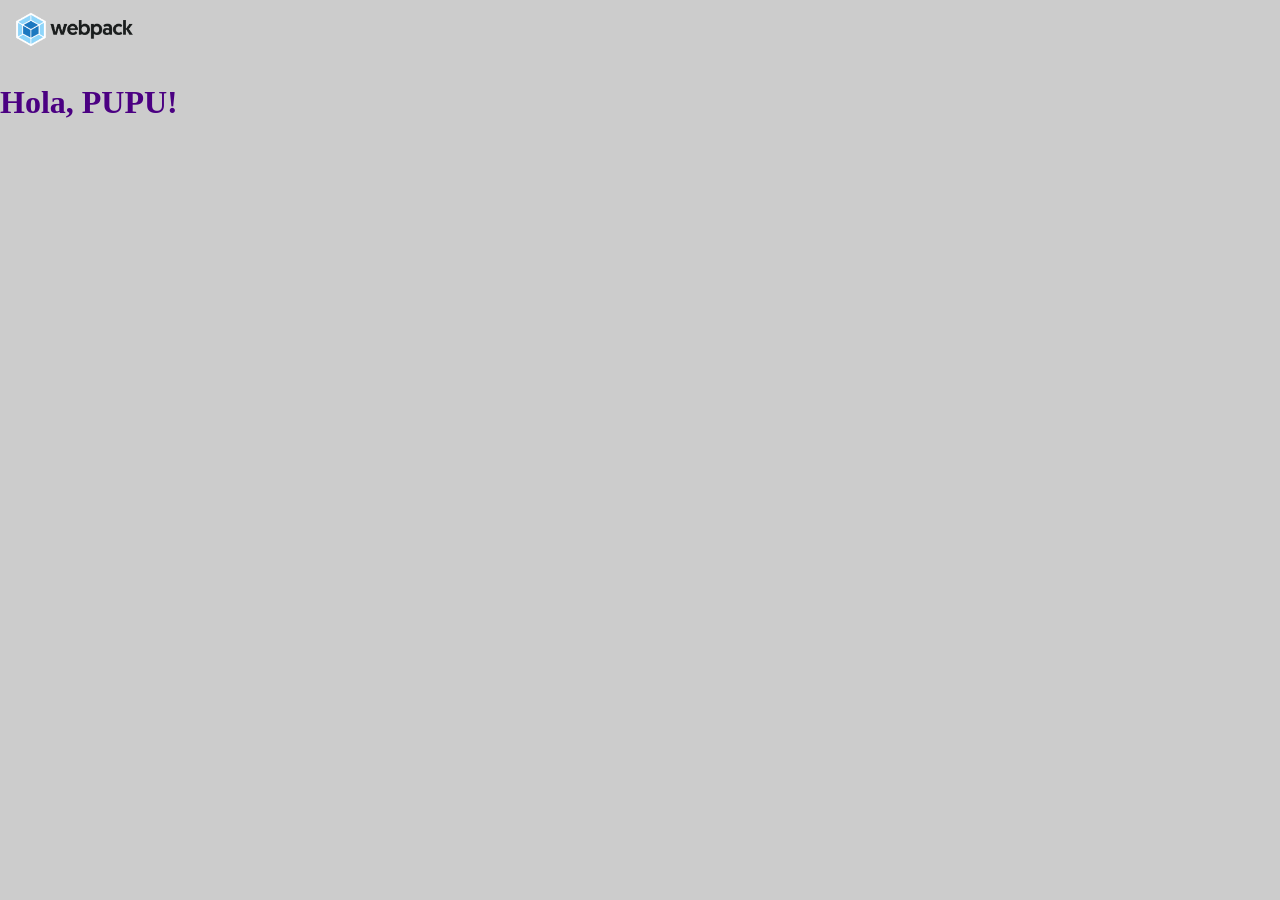
<file: docs/index.html>
<!doctype html><html lang="en" dir="ltr"><head><meta charset="utf-8"><meta name="viewport" content="width=device-width,initial-scale=1"><title>Webpack</title><script defer="defer" src="main.0dd4533d465adb73c09f.js"></script><link href="main.572add413f4f36664ad1.css" rel="stylesheet"></head><body><img src="assets/img/webpack-logo.png" alt="logo webpack"></body></html>
</file>
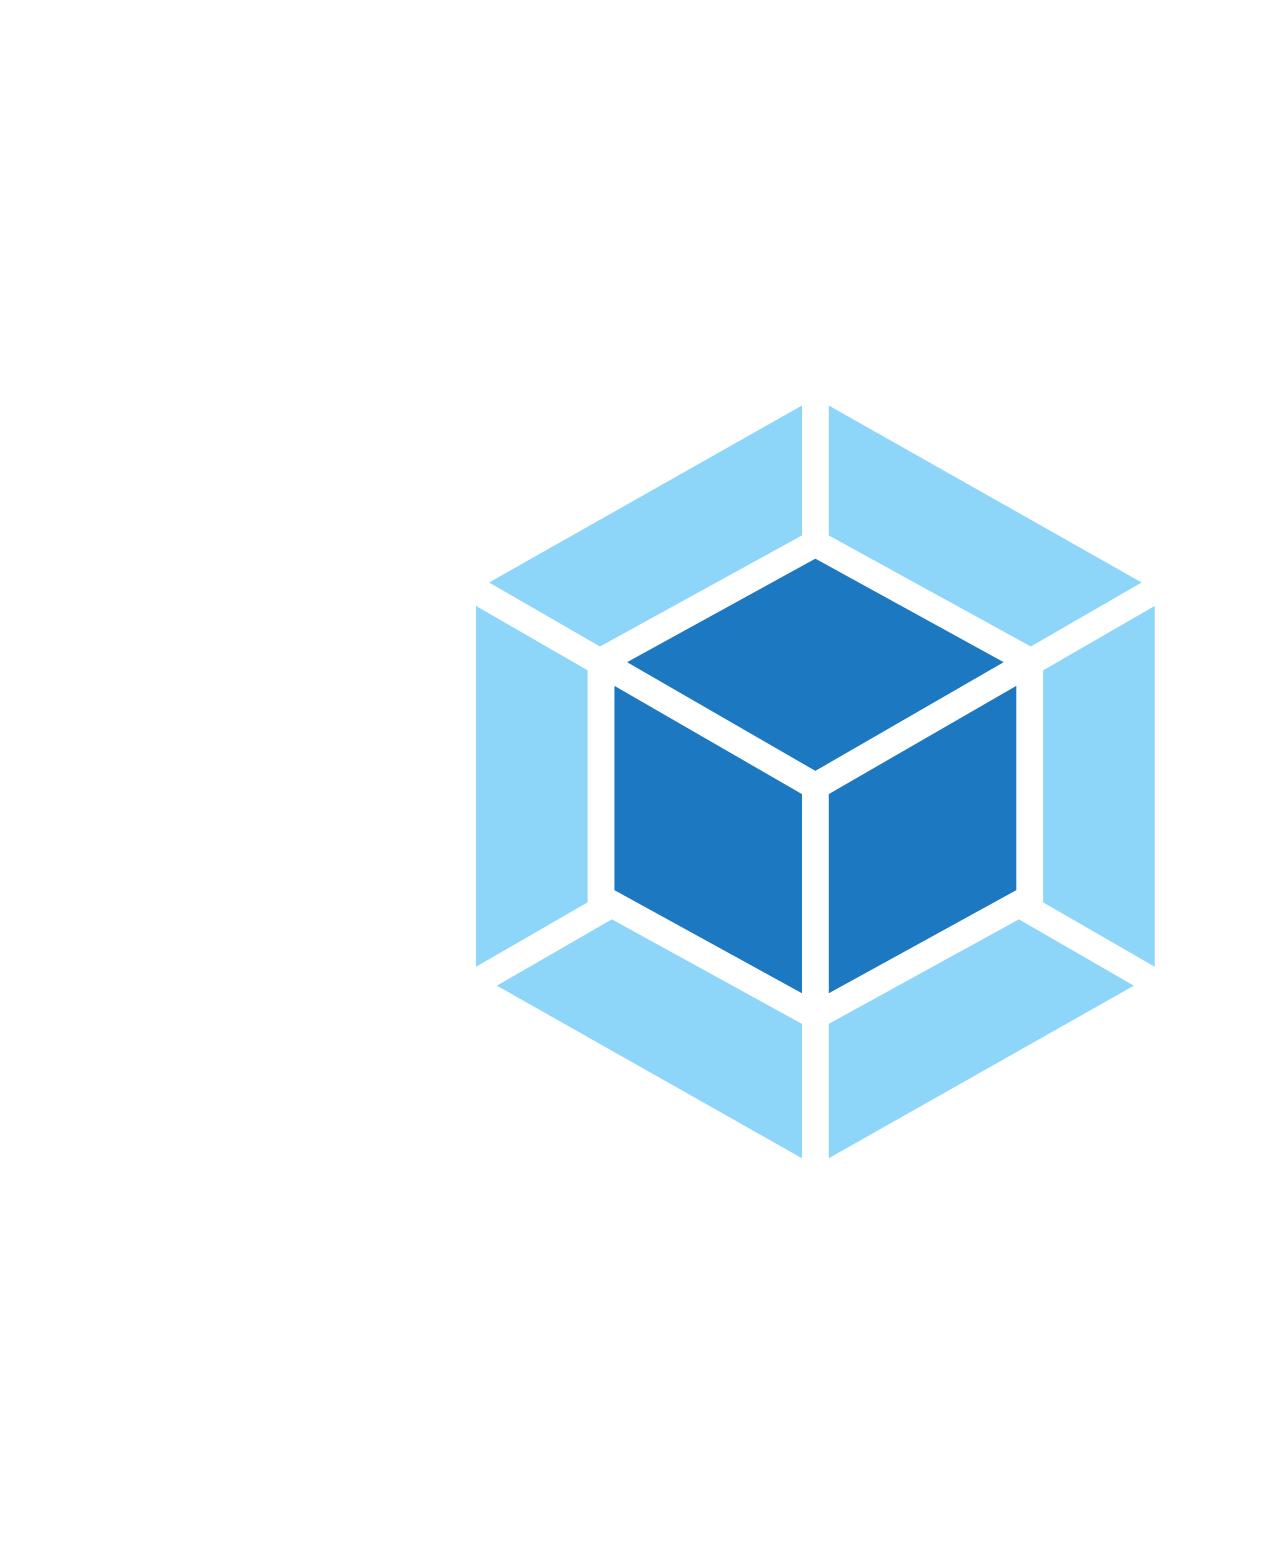
<file: src/index.html>
<!DOCTYPE html>
<html lang="en" dir="ltr">
  <head>
    <meta charset="utf-8">
      <meta name="viewport" content="width=device-width, initial-scale=1">
    <title>Webpack</title>
  </head>
  <body>

    <!-- Comenrtatio -->
    <img src="assets/img/webpack-logo.png" alt="logo webpack">

  </body>
</html>
</file>
<file: docs/main.572add413f4f36664ad1.css>
body,html{background-color:#ccc;margin:0}img{width:150px}
</file>
